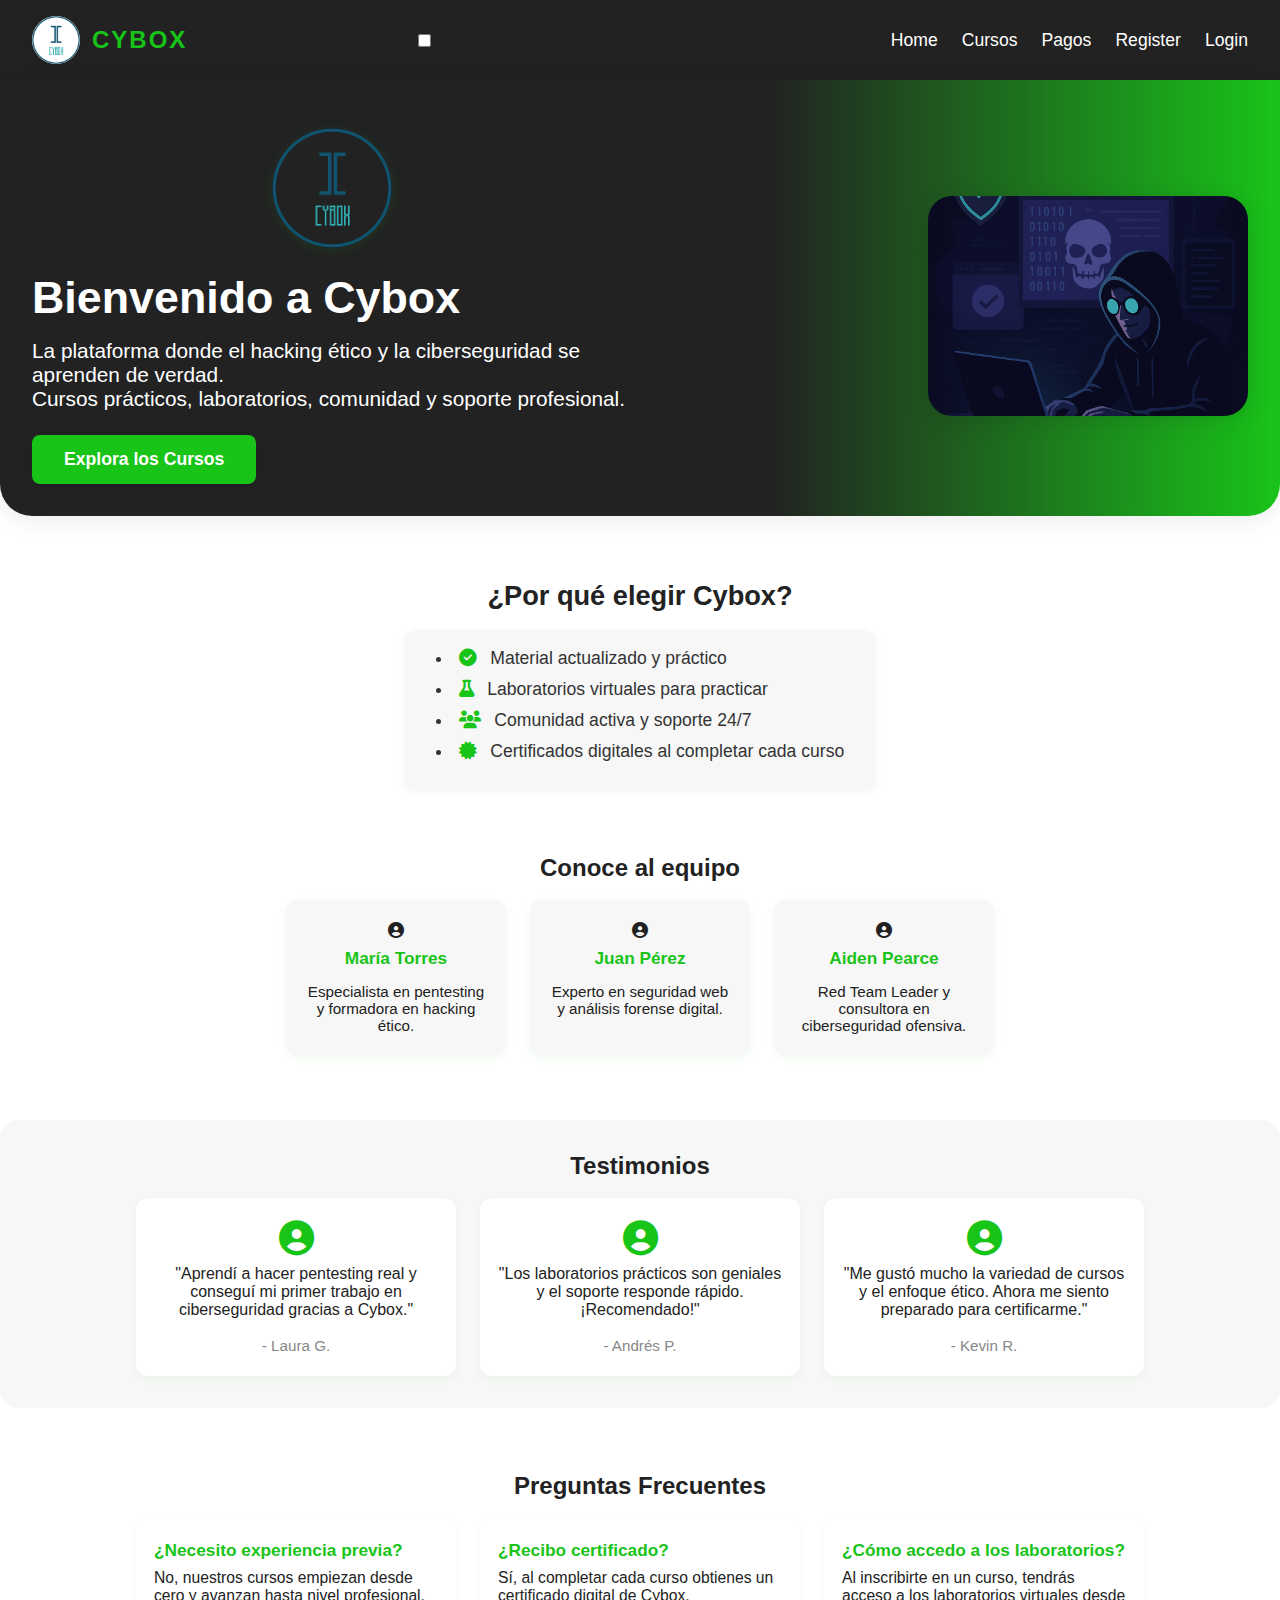
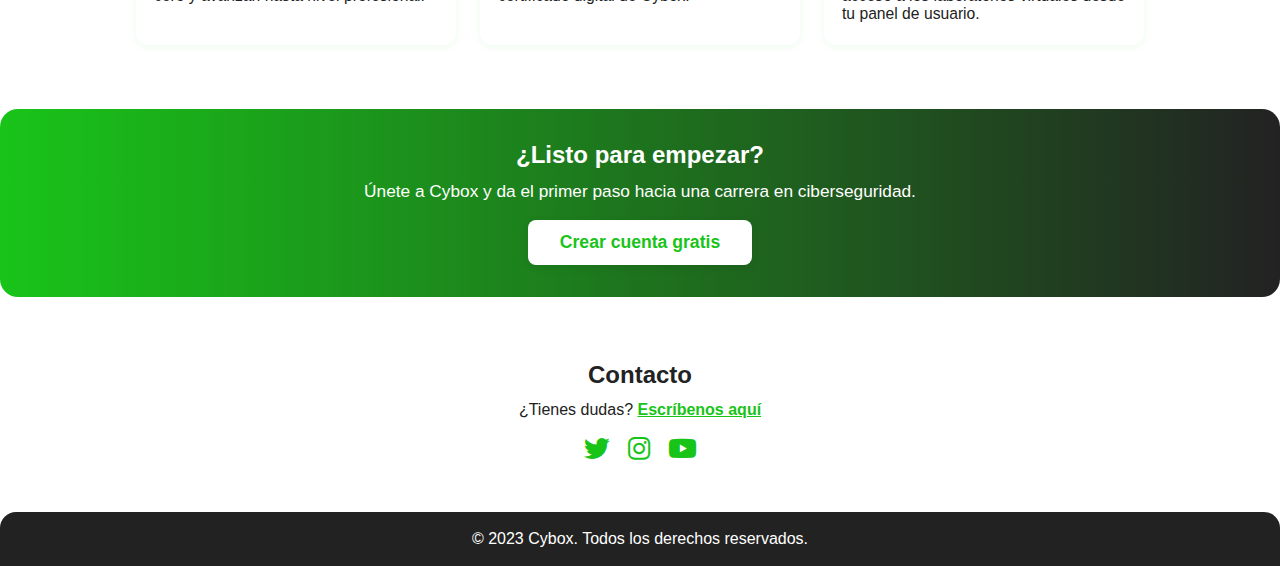
<file: index.html>
<!DOCTYPE html>
<html lang="es">
<head>
    <meta charset="UTF-8">
    <meta name="viewport" content="width=device-width, initial-scale=1.0">
    <title>Cybox - Hacking Ético y Ciberseguridad</title>
    <meta name="description" content="Cybox: Aprende hacking ético y ciberseguridad con cursos prácticos, comunidad activa y laboratorios virtuales.">
    <link rel="icon" href="img/favicon.png" type="image/png">
    <link rel="stylesheet" href="css/styles.css">
    <link rel="stylesheet" href="https://cdnjs.cloudflare.com/ajax/libs/font-awesome/6.4.0/css/all.min.css">
</head>
<body>
    <header class="main-header">
        <div class="header-left">
            <img src="img/9356833676_830740ac-9113-4059-a1ac-d28d3ccaed02.png" alt="Logo Cybox" class="header-icon">
            <span class="cybox-title">CYBOX</span>
        </div>
        <input type="checkbox" id="nav-toggle" class="nav-toggle" aria-hidden="true">
        <label for="nav-toggle" class="nav-toggle-label" aria-label="Abrir menú">
            <span class="hamburger"></span>
        </label>
        <nav class="header-nav">
            <ul>
                <li><a href="index.html">Home</a></li>
                <li><a href="cursos.html">Cursos</a></li>
                <li><a href="pagos.html">Pagos</a></li>
                <li><a href="register.html">Register</a></li>
                <li><a href="login.html">Login</a></li>
            </ul>
        </nav>
    </header>
    <section class="hero">
        <div class="hero-content">
            <img src="img/9356833676_830740ac-9113-4059-a1ac-d28d3ccaed02.png" alt="Logo Cybox" class="cybox-logo">
            <h1 class="main-title">Bienvenido a Cybox</h1>
            <p class="hero-subtitle">La plataforma donde el hacking ético y la ciberseguridad se aprenden de verdad.<br>
            Cursos prácticos, laboratorios, comunidad y soporte profesional.</p>
            <a href="cursos.html" class="cta-btn">Explora los Cursos</a>
        </div>
        <img src="img/3fe01daf-058e-4e78-a61e-f4906c804661.png" alt="Hacker" class="hero-img">
    </section>
    <main>
        <section class="about">
            <h2>¿Por qué elegir Cybox?</h2>
            <ul>
                <li><i class="fas fa-check-circle"></i> Material actualizado y práctico</li>
                <li><i class="fas fa-flask"></i> Laboratorios virtuales para practicar</li>
                <li><i class="fas fa-users"></i> Comunidad activa y soporte 24/7</li>
                <li><i class="fas fa-certificate"></i> Certificados digitales al completar cada curso</li>
            </ul>
        </section>
        <section class="equipo">
            <h2>Conoce al equipo</h2>
            <div class="equipo-list">
                <div class="equipo-card">
                    <i class="fas fa-user-circle equipo-icon"></i>
                    <h3>María Torres</h3>
                    <p>Especialista en pentesting y formadora en hacking ético.</p>
                </div>
                <div class="equipo-card">
                    <i class="fas fa-user-circle equipo-icon"></i>
                    <h3>Juan Pérez</h3>
                    <p>Experto en seguridad web y análisis forense digital.</p>
                </div>
                <div class="equipo-card">
                    <i class="fas fa-user-circle equipo-icon"></i>
                    <h3>Aiden Pearce</h3>
                    <p>Red Team Leader y consultora en ciberseguridad ofensiva.</p>
                </div>
            </div>
        </section>
        <section class="testimonios">
            <h2>Testimonios</h2>
            <div class="testimonios-list">
                <div class="testimonio-card">
                    <i class="fas fa-user-circle"></i>
                    <p>"Aprendí a hacer pentesting real y conseguí mi primer trabajo en ciberseguridad gracias a Cybox."</p>
                    <span>- Laura G.</span>
                </div>
                <div class="testimonio-card">
                    <i class="fas fa-user-circle"></i>
                    <p>"Los laboratorios prácticos son geniales y el soporte responde rápido. ¡Recomendado!"</p>
                    <span>- Andrés P.</span>
                </div>
                <div class="testimonio-card">
                    <i class="fas fa-user-circle"></i>
                    <p>"Me gustó mucho la variedad de cursos y el enfoque ético. Ahora me siento preparado para certificarme."</p>
                    <span>- Kevin R.</span>
                </div>
            </div>
        </section>
        <section class="faq">
            <h2>Preguntas Frecuentes</h2>
            <div class="faq-list">
                <div class="faq-item">
                    <h3>¿Necesito experiencia previa?</h3>
                    <p>No, nuestros cursos empiezan desde cero y avanzan hasta nivel profesional.</p>
                </div>
                <div class="faq-item">
                    <h3>¿Recibo certificado?</h3>
                    <p>Sí, al completar cada curso obtienes un certificado digital de Cybox.</p>
                </div>
                <div class="faq-item">
                    <h3>¿Cómo accedo a los laboratorios?</h3>
                    <p>Al inscribirte en un curso, tendrás acceso a los laboratorios virtuales desde tu panel de usuario.</p>
                </div>
            </div>
        </section>
        <section class="cta-final">
            <h2>¿Listo para empezar?</h2>
            <p>Únete a Cybox y da el primer paso hacia una carrera en ciberseguridad.</p>
            <a href="register.html" class="cta-btn">Crear cuenta gratis</a>
        </section>
        <section class="contact">
            <h2>Contacto</h2>
            <p>¿Tienes dudas? <a href="mailto:soporte@cybox.com">Escríbenos aquí</a></p>
            <div class="social-icons">
                <a href="#"><i class="fab fa-twitter"></i></a>
                <a href="https://www.instagram.com/reel/DL5oCNCOcxJ/?utm_source=ig_web_copy_link"><i class="fab fa-instagram"></i></a>
                <a href="https://youtu.be/zEzyD5oszwM?si=qS-EALmjfID8wPTn"><i class="fab fa-youtube"></i></a>
            </div>
        </section>
    </main>
    <footer>
        <p>&copy; 2023 Cybox. Todos los derechos reservados.</p>
    </footer>
</body>
</html>
</file>
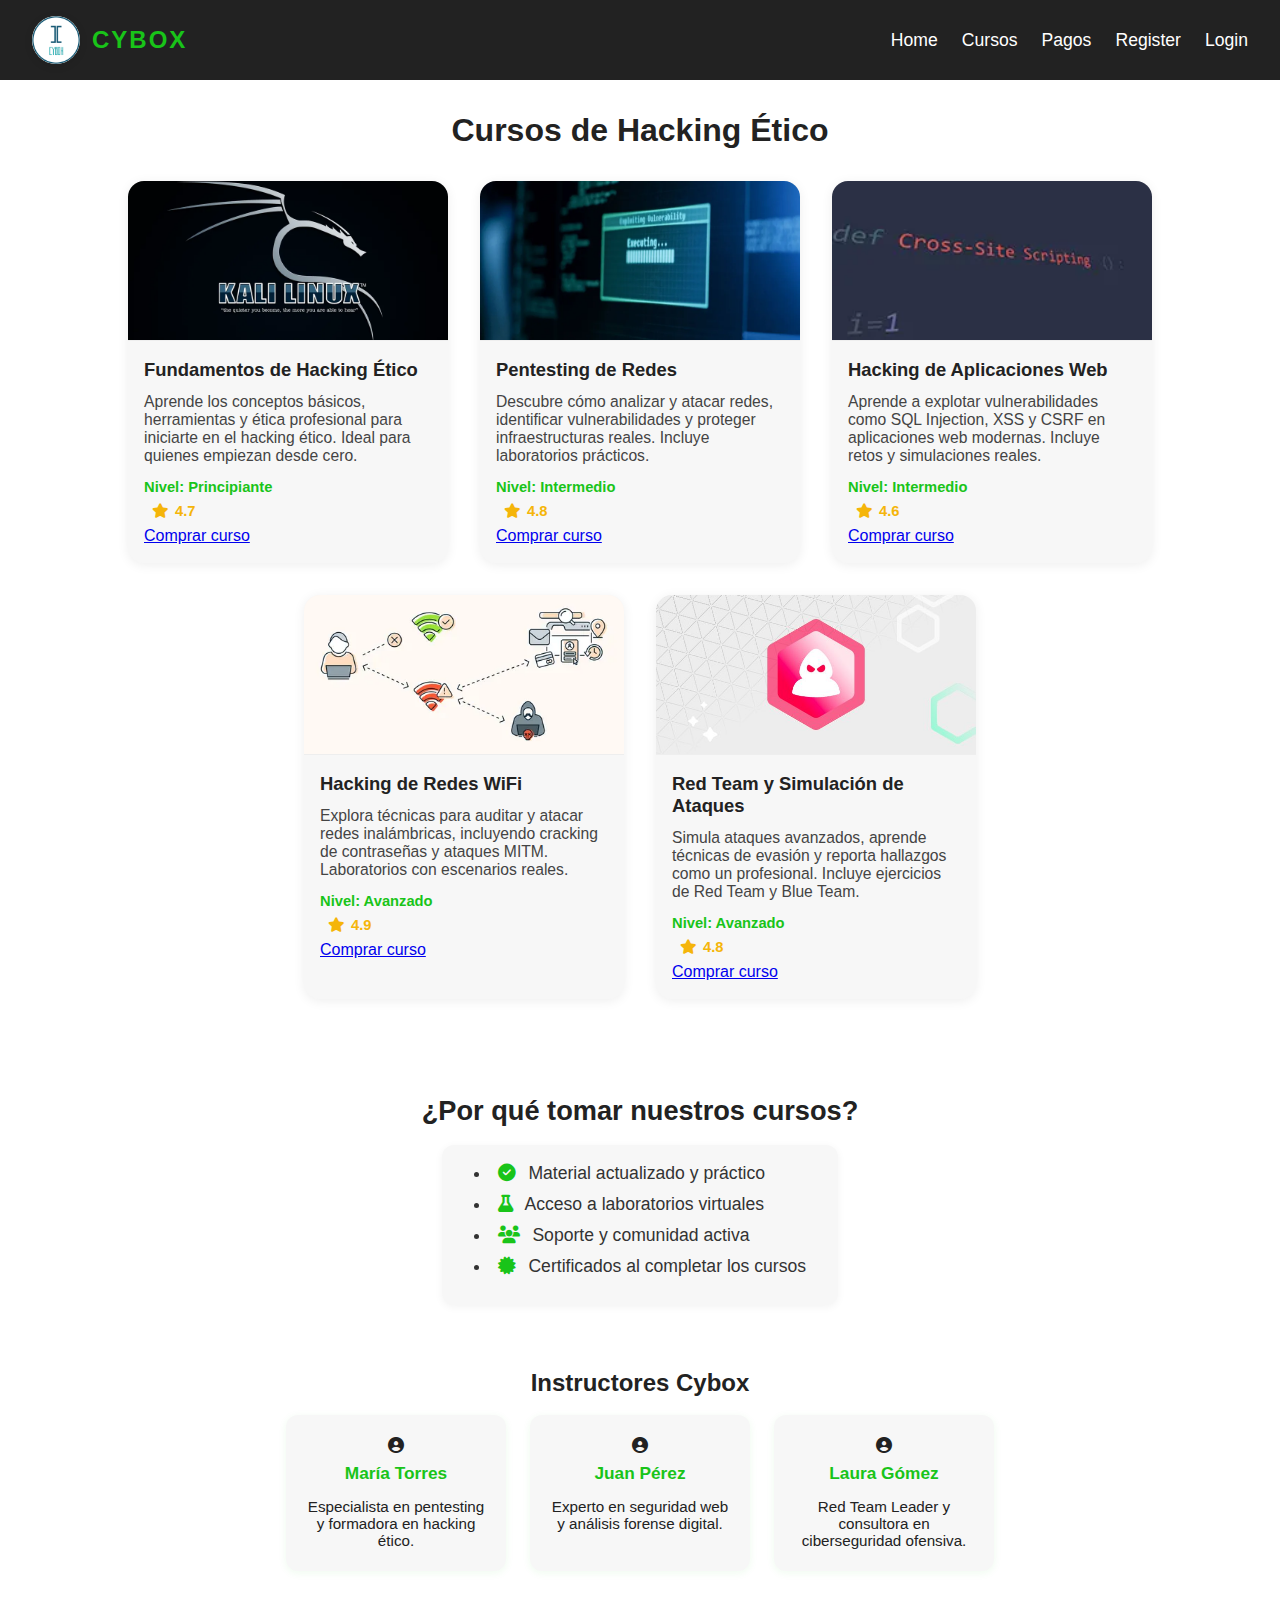
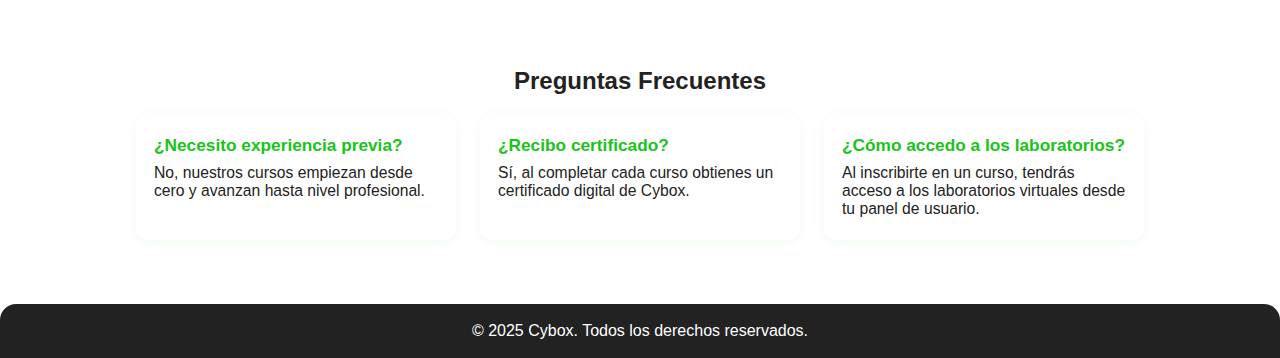
<file: cursos.html>
<!DOCTYPE html>
<html lang="es">
<head>
    <meta charset="UTF-8">
    <meta name="viewport" content="width=device-width, initial-scale=1.0">
    <title>Cursos de Hacking Ético | Cybox</title>
    <link rel="stylesheet" href="css/styles.css">
    <link rel="stylesheet" href="https://cdnjs.cloudflare.com/ajax/libs/font-awesome/6.4.0/css/all.min.css">
</head>
<body>
    <header class="main-header">
        <div class="header-left">
            <img src="img/9356833676_830740ac-9113-4059-a1ac-d28d3ccaed02.png" alt="Logo Cybox" class="header-icon">
            <span class="cybox-title">CYBOX</span>
        </div>
        <nav class="header-nav">
            <ul>
                <li><a href="index.html">Home</a></li>
                <li><a href="cursos.html">Cursos</a></li>
                <li><a href="pagos.html">Pagos</a></li>
                <li><a href="register.html">Register</a></li>
                <li><a href="login.html">Login</a></li>
            </ul>
        </nav>
    </header>
    <main>
        <section class="courses udemy-style">
            <h2>Cursos de Hacking Ético</h2>
            <div class="udemy-course-list">
                <div class="udemy-course-card animated-card">
                    <img src="img/kali-linux-2.webp" alt="Fundamentos de Hacking Ético">
                    <div class="udemy-course-info">
                        <h3>Fundamentos de Hacking Ético</h3>
                        <p>Aprende los conceptos básicos, herramientas y ética profesional para iniciarte en el hacking ético. Ideal para quienes empiezan desde cero.</p>
                        <span class="udemy-level">Nivel: Principiante</span>
                        <span class="udemy-rating"><i class="fas fa-star"></i> 4.7</span>
                        <a href="pagos.html" class="buy-btn">Comprar curso</a>
                    </div>
                </div>
                <div class="udemy-course-card animated-card">
                    <img src="img/pentesting-de-redes.webp" alt="Pentesting de Redes">
                    <div class="udemy-course-info">
                        <h3>Pentesting de Redes</h3>
                        <p>Descubre cómo analizar y atacar redes, identificar vulnerabilidades y proteger infraestructuras reales. Incluye laboratorios prácticos.</p>
                        <span class="udemy-level">Nivel: Intermedio</span>
                        <span class="udemy-rating"><i class="fas fa-star"></i> 4.8</span>
                        <a href="pagos.html" class="buy-btn">Comprar curso</a>
                    </div>
                </div>
                <div class="udemy-course-card animated-card">
                    <img src="img/Understanding-the-threat-of-xss.webp" alt="Hacking Web">
                    <div class="udemy-course-info">
                        <h3>Hacking de Aplicaciones Web</h3>
                        <p>Aprende a explotar vulnerabilidades como SQL Injection, XSS y CSRF en aplicaciones web modernas. Incluye retos y simulaciones reales.</p>
                        <span class="udemy-level">Nivel: Intermedio</span>
                        <span class="udemy-rating"><i class="fas fa-star"></i> 4.6</span>
                        <a href="pagos.html" class="buy-btn">Comprar curso</a>
                    </div>
                </div>
                <div class="udemy-course-card animated-card">
                    <img src="img/bmc.webp" alt="Hacking WiFi">
                    <div class="udemy-course-info">
                        <h3>Hacking de Redes WiFi</h3>
                        <p>Explora técnicas para auditar y atacar redes inalámbricas, incluyendo cracking de contraseñas y ataques MITM. Laboratorios con escenarios reales.</p>
                        <span class="udemy-level">Nivel: Avanzado</span>
                        <span class="udemy-rating"><i class="fas fa-star"></i> 4.9</span>
                        <a href="pagos.html" class="buy-btn">Comprar curso</a>
                    </div>
                </div>
                <div class="udemy-course-card animated-card">
                    <img src="img/Red_Team.jpg" alt="Red Team">
                    <div class="udemy-course-info">
                        <h3>Red Team y Simulación de Ataques</h3>
                        <p>Simula ataques avanzados, aprende técnicas de evasión y reporta hallazgos como un profesional. Incluye ejercicios de Red Team y Blue Team.</p>
                        <span class="udemy-level">Nivel: Avanzado</span>
                        <span class="udemy-rating"><i class="fas fa-star"></i> 4.8</span>
                        <a href="pagos.html" class="buy-btn">Comprar curso</a>
                    </div>
                </div>
            </div>
        </section>
        <section class="about">
            <h2>¿Por qué tomar nuestros cursos?</h2>
            <ul>
                <li><i class="fas fa-check-circle"></i> Material actualizado y práctico</li>
                <li><i class="fas fa-flask"></i> Acceso a laboratorios virtuales</li>
                <li><i class="fas fa-users"></i> Soporte y comunidad activa</li>
                <li><i class="fas fa-certificate"></i> Certificados al completar los cursos</li>
            </ul>
        </section>
        <section class="equipo">
            <h2>Instructores Cybox</h2>
            <div class="equipo-list">
                <div class="equipo-card">
                    <i class="fas fa-user-circle equipo-icon"></i>
                    <h3>María Torres</h3>
                    <p>Especialista en pentesting y formadora en hacking ético.</p>
                </div>
                <div class="equipo-card">
                    <i class="fas fa-user-circle equipo-icon"></i>
                    <h3>Juan Pérez</h3>
                    <p>Experto en seguridad web y análisis forense digital.</p>
                </div>
                <div class="equipo-card">
                    <i class="fas fa-user-circle equipo-icon"></i>
                    <h3>Laura Gómez</h3>
                    <p>Red Team Leader y consultora en ciberseguridad ofensiva.</p>
                </div>
            </div>
        </section>
        <section class="faq">
            <h2>Preguntas Frecuentes</h2>
            <div class="faq-list">
                <div class="faq-item">
                    <h3>¿Necesito experiencia previa?</h3>
                    <p>No, nuestros cursos empiezan desde cero y avanzan hasta nivel profesional.</p>
                </div>
                <div class="faq-item">
                    <h3>¿Recibo certificado?</h3>
                    <p>Sí, al completar cada curso obtienes un certificado digital de Cybox.</p>
                </div>
                <div class="faq-item">
                    <h3>¿Cómo accedo a los laboratorios?</h3>
                    <p>Al inscribirte en un curso, tendrás acceso a los laboratorios virtuales desde tu panel de usuario.</p>
                </div>
            </div>
        </section>
    </main>
    <footer>
        <p>&copy; 2025 Cybox. Todos los derechos reservados.</p>
    </footer>
</body>
</html>
</file>
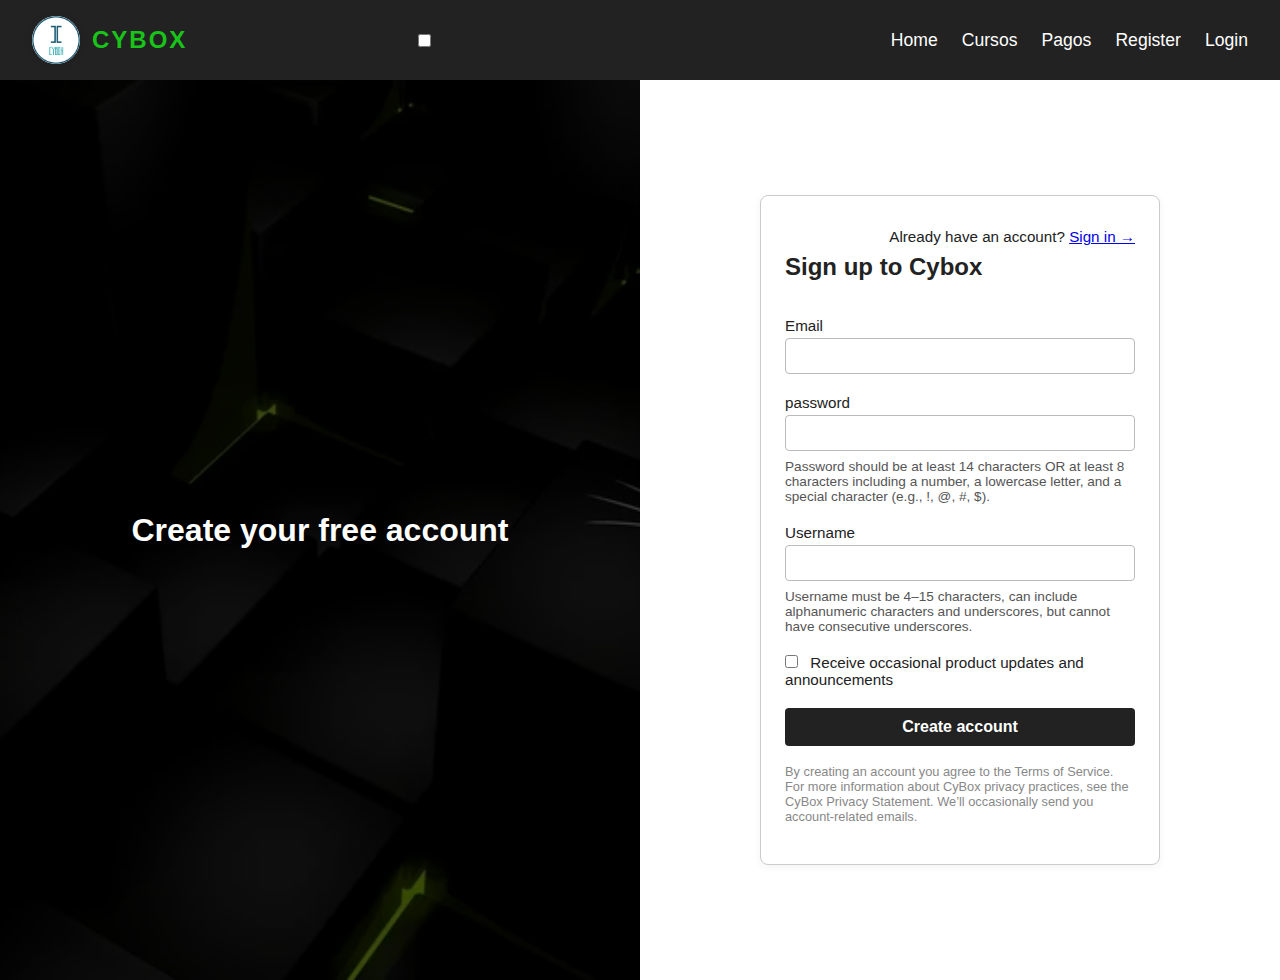
<file: register.html>
<!DOCTYPE html>
<html lang="en">
<head>
    <meta name="viewport" content="width=device-width, initial-scale=1.0">
    <title>Sign up to Cybox</title>
    <link rel="stylesheet" href="css/styles.css">
</head>
<body>
    <header class="main-header">
        <div class="header-left">
            <img src="img/9356833676_830740ac-9113-4059-a1ac-d28d3ccaed02.png" alt="Icon" class="header-icon">
            <span class="cybox-title">CYBOX</span>
        </div>
        <input type="checkbox" id="nav-toggle" class="nav-toggle" aria-hidden="true">
        <label for="nav-toggle" class="nav-toggle-label" aria-label="Abrir menú">
            <span class="hamburger"></span>
        </label>
        <nav class="header-nav">
            <ul>
                <li><a href="index.html">Home</a></li>
                <li><a href="cursos.html">Cursos</a></li>
                <li><a href="pagos.html">Pagos</a></li>
                <li><a href="register.html">Register</a></li>
                <li><a href="login.html">Login</a></li>
            </ul>
        </nav>
    </header>
    <main class="register-container">
        <div class="register-left">
            <h1>Create your free account</h1>
        </div>
        <div class="register-right">
            <div class="register-box">
                <p class="already-account">Already have an account? <a href="login.html">Sign in →</a></p>
                <h1>Sign up to Cybox</h1>
                <form>
                    <label for="email">Email</label>
                    <input type="email" id="email" name="email">

                    <label for="password">password</label>
                    <input type="password" id="password" name="password">
                    <small>Password should be at least 14 characters OR at least 8 characters including a number, a lowercase letter, and a special character (e.g., !, @, #, $).</small>

                    <label for="username">Username</label>
                    <input type="text" id="username" name="username">
                    <small>Username must be 4–15 characters, can include alphanumeric characters and underscores, but cannot have consecutive underscores.</small>

                    <label>
                        <input type="checkbox" name="email_preferences">
                        Receive occasional product updates and announcements
                    </label>

                    <button type="submit" class="btn-dark">Create account</button>
                </form>
                <small>
                    By creating an account you agree to the Terms of Service. For more information about CyBox privacy practices, see the CyBox Privacy Statement. We’ll occasionally send you account-related emails.
                </small>
            </div>
        </div>
    </main>
</body>
</html>
</file>
<file: css/styles.css>
* {
    box-sizing: border-box;
    margin: 0;
    padding: 0;
}

body {
    font-family: 'Segoe UI', Arial, sans-serif;
    background: #fff;
    color: #222;
    min-height: 100vh;
}
.main-header {
    display: flex;
    align-items: center;
    justify-content: space-between;
    padding: 16px 32px;
    background: #222;
}
.header-left {
    display: flex;
    align-items: center;
}
.header-icon {
    width: 48px;
    height: 48px;
    border-radius: 50%;
    object-fit: cover;
    background: #fff;
    box-shadow: 0 2px 8px rgba(0,0,0,0.1);
}
.header-nav ul {
    display: flex;
    gap: 24px;
    list-style: none;
    margin: 0;
    padding: 0;
}
.header-nav a {
    color: #fff;
    text-decoration: none;
    font-size: 1.1rem;
    font-weight: 500;
    transition: color 0.2s;
}
.header-nav a:hover {
    color: #19c419;
}

/* Hero Section */
.hero {
    display: flex;
    align-items: center;
    justify-content: space-between;
    background: linear-gradient(90deg, #222 60%, #19c419 100%);
    color: #fff;
    padding: 48px 32px 32px 32px;
    border-radius: 0 0 32px 32px;
    box-shadow: 0 4px 24px rgba(0,0,0,0.08);
    margin-bottom: 32px;
}
.hero-content {
    max-width: 600px;
}
.hero .main-title {
    color: #fff;
    font-size: 2.8rem;
    margin-bottom: 16px;
}
.hero-subtitle {
    font-size: 1.3rem;
    margin-bottom: 24px;
}
.cta-btn {
    display: inline-block;
    background: #19c419;
    color: #fff;
    font-weight: 700;
    padding: 14px 32px;
    border-radius: 8px;
    font-size: 1.1rem;
    text-decoration: none;
    box-shadow: 0 2px 8px rgba(0,0,0,0.08);
    transition: background 0.2s;
}
.cta-btn:hover {
    background: #148f14;
}
.hero-img {
    width: 320px;
    height: 220px;
    object-fit: cover;
    border-radius: 24px;
    box-shadow: 0 4px 24px rgba(0,0,0,0.12);
    background: #222;
}
.courses.udemy-style {
    background: #fff;
    padding: 32px 0;
    border-radius: 24px;
    margin-bottom: 32px;
}
.udemy-course-list {
    display: flex;
    flex-wrap: wrap;
    gap: 32px;
    justify-content: center;
}
.udemy-course-card {
    background: #f7f7f7;
    border-radius: 16px;
    box-shadow: 0 2px 12px rgba(0,0,0,0.07);
    width: 320px;
    overflow: hidden;
    display: flex;
    flex-direction: column;
    transition: transform 0.2s, box-shadow 0.2s;
    animation: fadeInUdemy 0.8s ease;
}
@keyframes fadeInUdemy {
    from { opacity: 0; transform: scale(0.95);}
    to { opacity: 1; transform: scale(1);}
}
.udemy-course-card:hover {
    transform: translateY(-8px) scale(1.03);
    box-shadow: 0 8px 24px rgba(25,196,25,0.15);
}
.udemy-course-card img {
    width: 100%;
    height: 160px;
    object-fit: cover;
    border-bottom: 1px solid #eee;
}
.udemy-course-info {
    padding: 18px 16px;
    display: flex;
    flex-direction: column;
    gap: 8px;
}
.udemy-course-info h3 {
    font-size: 1.15rem;
    margin-bottom: 4px;
    color: #222;
    font-weight: 700;
}
.udemy-course-info p {
    font-size: 0.98rem;
    color: #444;
    margin-bottom: 6px;
}
.udemy-level {
    font-size: 0.92rem;
    color: #19c419;
    font-weight: 600;
}
.udemy-rating {
    font-size: 0.92rem;
    color: #f5b50a;
    font-weight: 600;
    margin-left: 8px;
}
.udemy-rating i {
    margin-right: 2px;
}

/* Courses Section */
.courses {
    padding: 32px 0;
    background: #f7f7f7;
    border-radius: 24px;
    margin-bottom: 32px;
}
.courses h2 {
    text-align: center;
    font-size: 2rem;
    margin-bottom: 32px;
    color: #222;
}
.course-list {
    display: flex;
    gap: 32px;
    justify-content: center;
    flex-wrap: wrap;
}
.course-card {
    background: #fff;
    border-radius: 16px;
    box-shadow: 0 2px 12px rgba(0,0,0,0.07);
    padding: 32px 24px;
    max-width: 300px;
    text-align: center;
    transition: transform 0.2s, box-shadow 0.2s;
}
.course-card:hover {
    transform: translateY(-8px) scale(1.03);
    box-shadow: 0 8px 24px rgba(25,196,25,0.15);
}
.course-icon {
    font-size: 2.5rem;
    color: #19c419;
    margin-bottom: 16px;
}
.course-card h3 {
    font-size: 1.2rem;
    margin-bottom: 12px;
    color: #222;
}
.course-card p {
    font-size: 1rem;
    color: #444;
}

/* About Section */
.about {
    padding: 32px 0;
    text-align: center;
}
.about h2 {
    font-size: 1.7rem;
    margin-bottom: 18px;
    color: #222;
}
.about ul {
    display: inline-block;
    text-align: left;
    margin: 0 auto;
    font-size: 1.1rem;
    color: #333;
    background: #f7f7f7;
    border-radius: 12px;
    padding: 18px 32px;
    box-shadow: 0 2px 8px rgba(0,0,0,0.05);
}
.about ul li {
    margin-bottom: 10px;
    list-style: disc inside;
}

/* Contact Section */
.contact {
    padding: 32px 0 16px 0;
    text-align: center;
}
.contact h2 {
    font-size: 1.5rem;
    margin-bottom: 12px;
    color: #222;
}
.contact a {
    color: #19c419;
    font-weight: 600;
    text-decoration: underline;
}

/* Footer */
footer {
    background: #222;
    color: #fff;
    text-align: center;
    padding: 18px 0;
    margin-top: 32px;
    border-radius: 16px 16px 0 0;
    font-size: 1rem;
}

/* CYBOX PAGOS STYLE */
.cybox-pagos-container {
    display: flex;
    gap: 32px;
    justify-content: center;
    align-items: flex-start;
    margin: 40px 0;
}
.cybox-pagos-main {
    background: #fff;
    border-radius: 16px;
    box-shadow: 0 2px 12px rgba(0,0,0,0.07);
    padding: 32px 28px;
    min-width: 380px;
    max-width: 420px;
}
.cybox-pagos-progress {
    margin-bottom: 32px;
}
.cybox-pagos-progress .active {
    font-weight: 700;
    color: #222;
    font-size: 1.1rem;
    letter-spacing: 1px;
}
.cybox-pagos-bar {
    width: 100%;
    height: 6px;
    background: #eee;
    border-radius: 3px;
    margin-top: 8px;
    position: relative;
}
.cybox-pagos-bar-fill {
    width: 60%;
    height: 100%;
    background: linear-gradient(90deg, #19c419 60%, #222 100%);
    border-radius: 3px;
    transition: width 0.4s;
}
.cybox-pagos-metodos h3 {
    font-size: 1rem;
    color: #222;
    margin-bottom: 18px;
    font-weight: 600;
}
.cybox-pagos-metodo {
    display: flex;
    align-items: center;
    gap: 12px;
    background: #f7f7f7;
    border-radius: 8px;
    padding: 14px 12px;
    margin-bottom: 14px;
    transition: box-shadow 0.2s;
    cursor: pointer;
}
.cybox-pagos-metodo:hover {
    box-shadow: 0 2px 8px rgba(25,196,25,0.12);
}
.cybox-pagos-metodo input[type="radio"] {
    accent-color: #19c419;
    width: 18px;
    height: 18px;
}
.cybox-pagos-metodo label {
    display: flex;
    align-items: center;
    gap: 8px;
    font-size: 1rem;
    color: #222;
    cursor: pointer;
}
.cybox-pagos-metodo i {
    font-size: 1.3rem;
    color: #19c419;
}

.cybox-pagos-resumen {
    background: #fff;
    border-radius: 16px;
    box-shadow: 0 2px 12px rgba(0,0,0,0.07);
    padding: 32px 24px;
    min-width: 320px;
    max-width: 340px;
    display: flex;
    flex-direction: column;
    gap: 18px;
}
.cybox-pagos-resumen h4 {
    font-size: 1.1rem;
    color: #222;
    margin-bottom: 12px;
    font-weight: 700;
}
.cybox-pagos-curso {
    display: flex;
    gap: 12px;
    align-items: center;
    margin-bottom: 8px;
}
.cybox-pagos-curso img {
    width: 60px;
    height: 60px;
    object-fit: cover;
    border-radius: 8px;
    box-shadow: 0 2px 8px rgba(25,196,25,0.10);
}
.cybox-pagos-curso strong {
    font-size: 1rem;
    color: #222;
}
.cybox-pagos-curso p {
    font-size: 0.98rem;
    color: #19c419;
    margin: 2px 0;
}
.cybox-pagos-curso small {
    font-size: 0.85rem;
    color: #888;
}
.cybox-pagos-total {
    display: flex;
    justify-content: space-between;
    font-size: 1.08rem;
    font-weight: 700;
    color: #222;
    border-top: 1px solid #eee;
    padding-top: 10px;
}
.cybox-pagos-beneficio {
    background: #eaffea;
    color: #19c419;
    border-radius: 6px;
    padding: 8px 10px;
    font-size: 0.98rem;
    display: flex;
    align-items: center;
    gap: 6px;
}
.cybox-pagos-codigo {
    width: 100%;
    padding: 8px;
    border: 1px solid #bbb;
    border-radius: 4px;
    font-size: 0.98rem;
    margin-bottom: 8px;
}
.cybox-pagos-legal {
    display: flex;
    align-items: center;
    gap: 8px;
    font-size: 0.92rem;
    color: #222;
}
.cybox-pagos-legal a {
    color: #19c419;
    text-decoration: underline;
}
.cybox-pagos-btn {
    background: #19c419;
    color: #fff;
    border: none;
    border-radius: 4px;
    padding: 12px 0;
    font-size: 1.08rem;
    font-weight: 700;
    margin-top: 10px;
    cursor: not-allowed;
    opacity: 0.7;
    width: 100%;
    transition: opacity 0.2s;
}
.cybox-pagos-btn.enabled {
    cursor: pointer;
    opacity: 1;
}
.cybox-pagos-title {
    font-size: 1.3rem;
    color: #222;
    font-weight: 700;
    margin-bottom: 8px;
    text-align: left;
}
.cybox-pagos-line {
    border: none;
    border-top: 2px solid #eee;
    margin: 0 0 24px 0;
}

/* LOGIN */
.login-container {
    display: flex;
    justify-content: center;
    align-items: center;
    min-height: 90vh;
}
.login-box {
    width: 350px;
    padding: 32px 24px;
    border: 1px solid #ccc;
    border-radius: 8px;
    background: #fff;
    box-shadow: 0 2px 8px rgba(0,0,0,0.05);
    display: flex;
    flex-direction: column;
    align-items: center;
}
.login-logo {
    width: 80px;
    height: 80px;
    margin-bottom: 16px;
    background: #eaeaea;
    border-radius: 50%;
    display: flex;
    align-items: center;
    justify-content: center;
}
.login-box h1 {
    font-size: 1.5rem;
    margin-bottom: 24px;
    font-weight: 600;
}
.login-box form {
    width: 100%;
    display: flex;
    flex-direction: column;
}
.login-box label {
    font-size: 0.95rem;
    margin-bottom: 4px;
    margin-top: 12px;
}
.login-box input[type="text"],
.login-box input[type="password"] {
    padding: 8px;
    font-size: 1rem;
    border: 1px solid #bbb;
    border-radius: 4px;
    margin-bottom: 8px;
}
.login-box a {
    font-size: 0.9rem;
    color: #0078d4;
    text-decoration: none;
    margin-left: 8px;
}
.btn-green {
    background: #19c419;
    color: #fff;
    border: none;
    border-radius: 4px;
    padding: 10px 0;
    font-size: 1rem;
    margin-top: 16px;
    cursor: pointer;
    width: 100%;
    font-weight: 600;
}
.divider {
    width: 100%;
    text-align: center;
    margin: 18px 0 10px 0;
    position: relative;
}
.divider span {
    background: #fff;
    padding: 0 12px;
    position: relative;
    z-index: 1;
}
.divider:before {
    content: "";
    display: block;
    position: absolute;
    top: 50%;
    left: 0;
    width: 100%;
    height: 1px;
    background: #ccc;
    z-index: 0;
}
.btn-google {
    background: #fff;
    border: 1px solid #bbb;
    border-radius: 4px;
    padding: 10px 0;
    font-size: 1rem;
    width: 100%;
    margin-bottom: 12px;
    cursor: pointer;
    display: flex;
    align-items: center;
    justify-content: center;
    gap: 8px;
}
.google-icon {
    font-weight: bold;
    font-size: 1.2rem;
    background: #eee;
    border-radius: 50%;
    padding: 2px 8px;
}
.create-account {
    font-size: 0.95rem;
    margin-top: 10px;
}

/* REGISTER */
.register-container {
    display: flex;
    min-height: 100vh;
}
.register-left {
    flex: 1;
    background: url('../img/kali-linux-wallpaper-v6.png') center center/cover no-repeat;
    display: flex;
    align-items: center;
    justify-content: center;
    position: relative;
}
.register-left::before {
    content: "";
    position: absolute;
    inset: 0;
    background: rgba(0,0,0,0.7);
}
.register-left h1 {
    position: relative;
    color: #fff;
    z-index: 1;
    text-align: center;
    font-size: 2rem;
    font-weight: 700;
    margin-bottom: 0;
}
.register-right {
    flex: 1;
    display: flex;
    align-items: center;
    justify-content: center;
    background: #fff;
}
.register-box {
    width: 400px;
    padding: 32px 24px;
    border: 1px solid #ccc;
    border-radius: 8px;
    background: #fff;
    box-shadow: 0 2px 8px rgba(0,0,0,0.05);
}
.already-account {
    text-align: right;
    font-size: 0.95rem;
    margin-bottom: 8px;
}
.register-box h1 {
    font-size: 1.5rem;
    margin-bottom: 24px;
    font-weight: 600;
}
.register-box form {
    display: flex;
    flex-direction: column;
}
.register-box label {
    font-size: 0.95rem;
    margin-bottom: 4px;
    margin-top: 12px;
}
.register-box input[type="email"],
.register-box input[type="password"],
.register-box input[type="text"] {
    padding: 8px;
    font-size: 1rem;
    border: 1px solid #bbb;
    border-radius: 4px;
    margin-bottom: 8px;
}
.register-box small {
    font-size: 0.85rem;
    color: #555;
    margin-bottom: 8px;
}
.register-box input[type="checkbox"] {
    margin-right: 8px;
}
.btn-dark {
    background: #222;
    color: #fff;
    border: none;
    border-radius: 4px;
    padding: 10px 0;
    font-size: 1rem;
    margin-top: 16px;
    cursor: pointer;
    width: 100%;
    font-weight: 600;
}
.register-box small:last-child {
    display: block;
    margin-top: 18px;
    color: #888;
    font-size: 0.8rem;
}

/* Testimonios Section */
.testimonios {
    padding: 32px 0;
    background: #f7f7f7;
    border-radius: 18px;
    margin-bottom: 32px;
    text-align: center;
}
.testimonios-list {
    display: flex;
    gap: 24px;
    justify-content: center;
    flex-wrap: wrap;
    margin-top: 18px;
}
.testimonio-card {
    background: #fff;
    border-radius: 12px;
    box-shadow: 0 2px 8px rgba(25,196,25,0.07);
    padding: 22px 18px;
    max-width: 320px;
    font-size: 1rem;
    display: flex;
    flex-direction: column;
    align-items: center;
    gap: 10px;
}
.testimonio-card i {
    font-size: 2.2rem;
    color: #19c419;
}
.testimonio-card span {
    font-size: 0.95rem;
    color: #888;
    margin-top: 8px;
}

/* FAQ Section */
.faq {
    padding: 32px 0;
    text-align: center;
    margin-bottom: 32px;
}
.faq-list {
    display: flex;
    gap: 24px;
    justify-content: center;
    flex-wrap: wrap;
    margin-top: 18px;
}
.faq-item {
    background: #fff;
    border-radius: 12px;
    box-shadow: 0 2px 8px rgba(25,196,25,0.07);
    padding: 22px 18px;
    max-width: 320px;
    text-align: left;
}
.faq-item h3 {
    font-size: 1.08rem;
    color: #19c419;
    margin-bottom: 8px;
}
.faq-item p {
    font-size: 0.98rem;
    color: #222;
}

/* Social Icons */
.social-icons {
    margin-top: 16px;
    display: flex;
    gap: 18px;
    justify-content: center;
}
.social-icons a {
    color: #19c419;
    font-size: 1.6rem;
    transition: color 0.2s;
}
.social-icons a:hover {
    color: #148f14;
}

.cybox-title {
    font-size: 1.5rem;
    font-weight: 700;
    color: #19c419;
    margin-left: 12px;
    letter-spacing: 2px;
}
.cybox-logo {
    display: block;
    margin: 0 auto 24px auto;
    width: 120px;
    height: 120px;
    object-fit: contain;
    border-radius: 50%;
    box-shadow: 0 2px 12px rgba(25,196,25,0.12);
    animation: logoFadeIn 1s;
}
@keyframes logoFadeIn {
    from { opacity: 0; transform: scale(0.8);}
    to { opacity: 1; transform: scale(1);}
}
.about ul li i {
    color: #19c419;
    margin-right: 8px;
}
.equipo {
    padding: 32px 0;
    background: #fff;
    border-radius: 18px;
    margin-bottom: 32px;
    text-align: center;
}
.equipo-list {
    display: flex;
    gap: 24px;
    justify-content: center;
    flex-wrap: wrap;
    margin-top: 18px;
}
.equipo-card {
    background: #f7f7f7;
    border-radius: 12px;
    box-shadow: 0 2px 8px rgba(25,196,25,0.07);
    padding: 22px 18px;
    max-width: 220px;
    font-size: 1rem;
    display: flex;
    flex-direction: column;
    align-items: center;
    gap: 10px;
    transition: transform 0.2s, box-shadow 0.2s;
}
.equipo-card:hover {
    transform: translateY(-6px) scale(1.04);
    box-shadow: 0 8px 24px rgba(25,196,25,0.15);
}
.equipo-card img {
    width: 80px;
    height: 80px;
    object-fit: cover;
    border-radius: 50%;
    margin-bottom: 10px;
    box-shadow: 0 2px 8px rgba(25,196,25,0.10);
}
.equipo-card h3 {
    font-size: 1.08rem;
    color: #19c419;
    margin-bottom: 4px;
}
.equipo-card p {
    font-size: 0.95rem;
    color: #222;
    text-align: center;
}
.cta-final {
    padding: 32px 0;
    text-align: center;
    background: linear-gradient(90deg, #19c419 0%, #222 100%);
    color: #fff;
    border-radius: 18px;
    margin-bottom: 32px;
}
.cta-final h2 {
    font-size: 1.5rem;
    margin-bottom: 12px;
}
.cta-final p {
    font-size: 1.08rem;
    margin-bottom: 18px;
}
.cta-final .cta-btn {
    background: #fff;
    color: #19c419;
    font-weight: 700;
    border-radius: 8px;
    padding: 12px 32px;
    font-size: 1.1rem;
    text-decoration: none;
    box-shadow: 0 2px 8px rgba(0,0,0,0.08);
    transition: background 0.2s, color 0.2s;
}
.cta-final .cta-btn:hover {
    background: #19c419;
    color: #fff;
}
.forgot-modal {
    position: fixed;
    top: 0; left: 0;
    width: 100vw; height: 100vh;
    background: rgba(0,0,0,0.5);
    display: none;
    align-items: center;
    justify-content: center;
    z-index: 9999;
}
.forgot-modal:target {
    display: flex;
}
.forgot-modal-content {
    background: #fff;
    padding: 32px 24px;
    border-radius: 10px;
    box-shadow: 0 4px 24px rgba(0,0,0,0.15);
    min-width: 300px;
    text-align: center;
    position: relative;
}
.forgot-modal-content h2 {
    margin-bottom: 18px;
    color: #19c419;
}
.forgot-modal-content label {
    display: block;
    margin-bottom: 8px;
    font-size: 1rem;
    color: #222;
}
.forgot-modal-content input[type="email"] {
    width: 90%;
    padding: 8px;
    margin-bottom: 14px;
    border: 1px solid #bbb;
    border-radius: 4px;
    font-size: 1rem;
}
.close-modal {
    display: inline-block;
    margin-top: 12px;
    color: #19c419;
    text-decoration: underline;
    font-size: 1rem;
    cursor: pointer;
}
.close-modal:hover {
    color: #148f14;
}
@media (max-width: 900px) {
    .equipo-list, .testimonios-list, .faq-list {
        flex-direction: column;
        gap: 18px;
        align-items: center;
    }
    .equipo-card, .testimonio-card, .faq-item {
        max-width: 95vw;
    }
}
</file>
